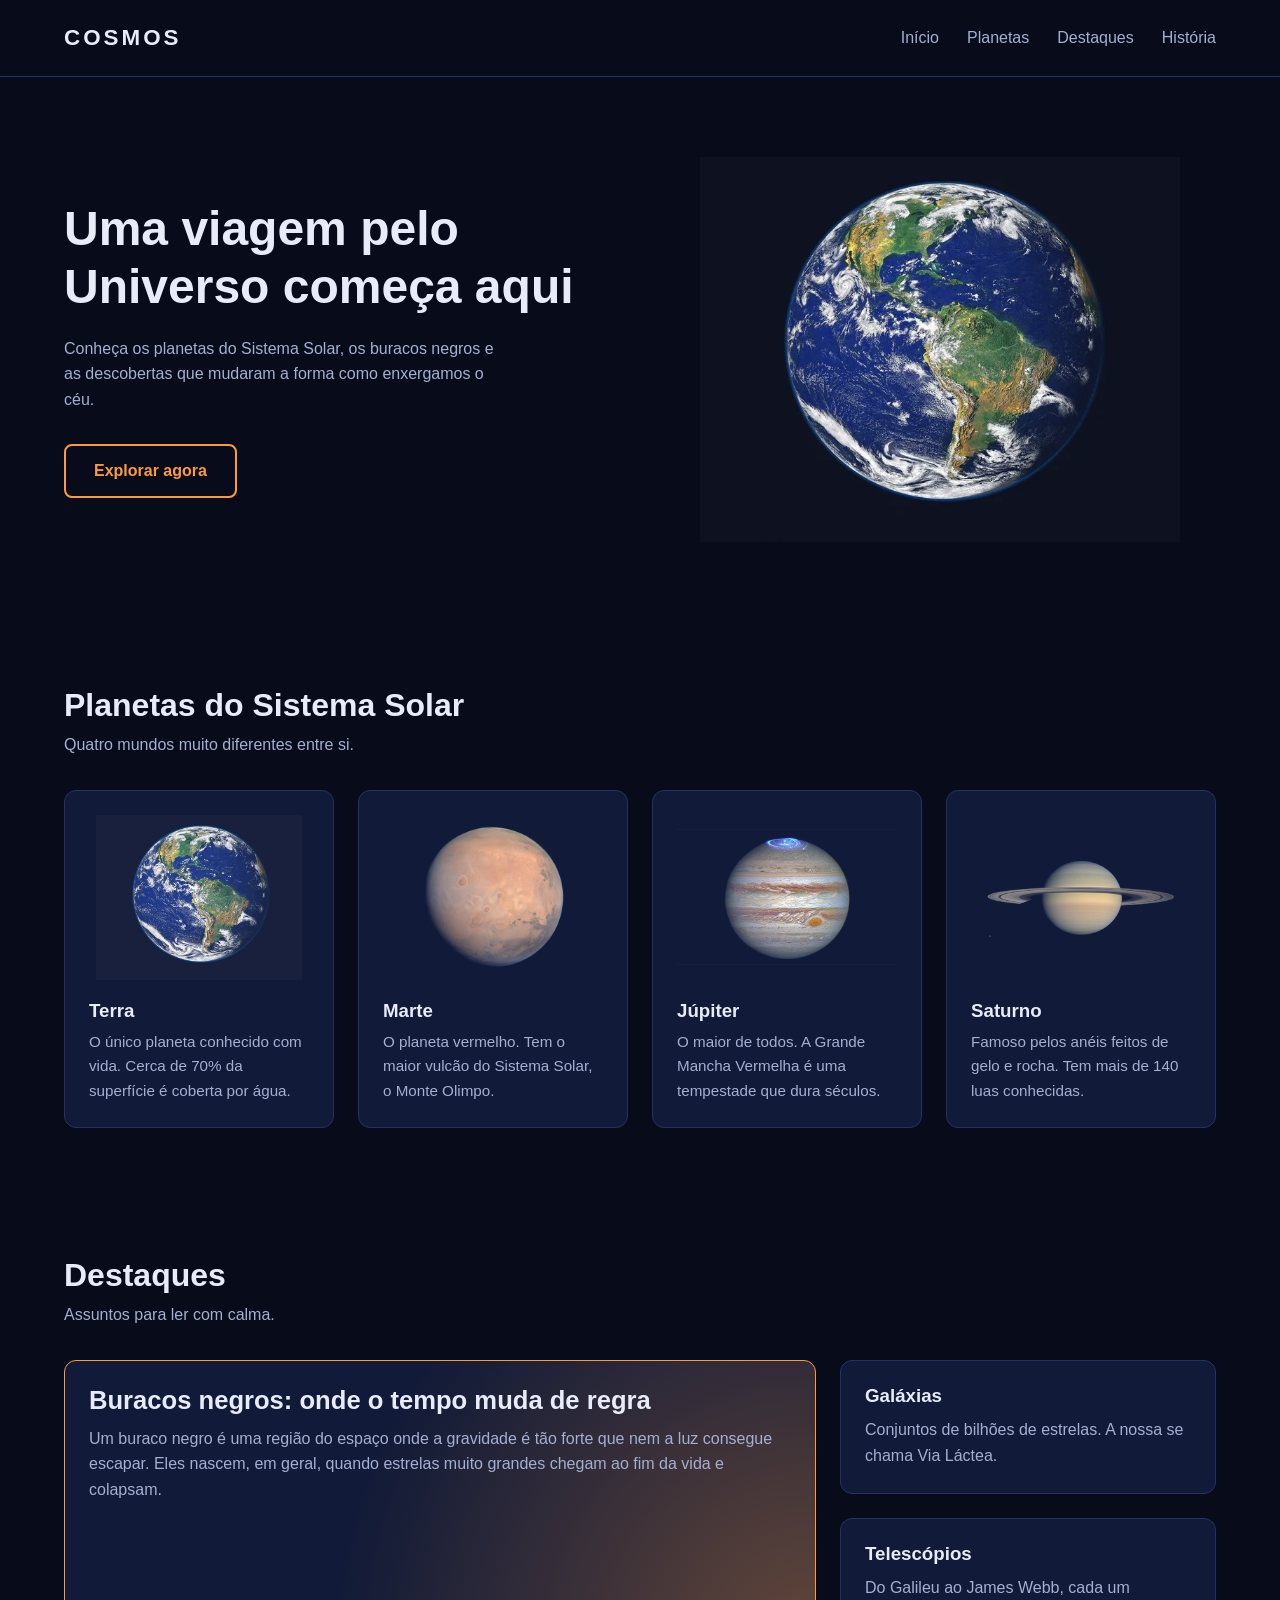
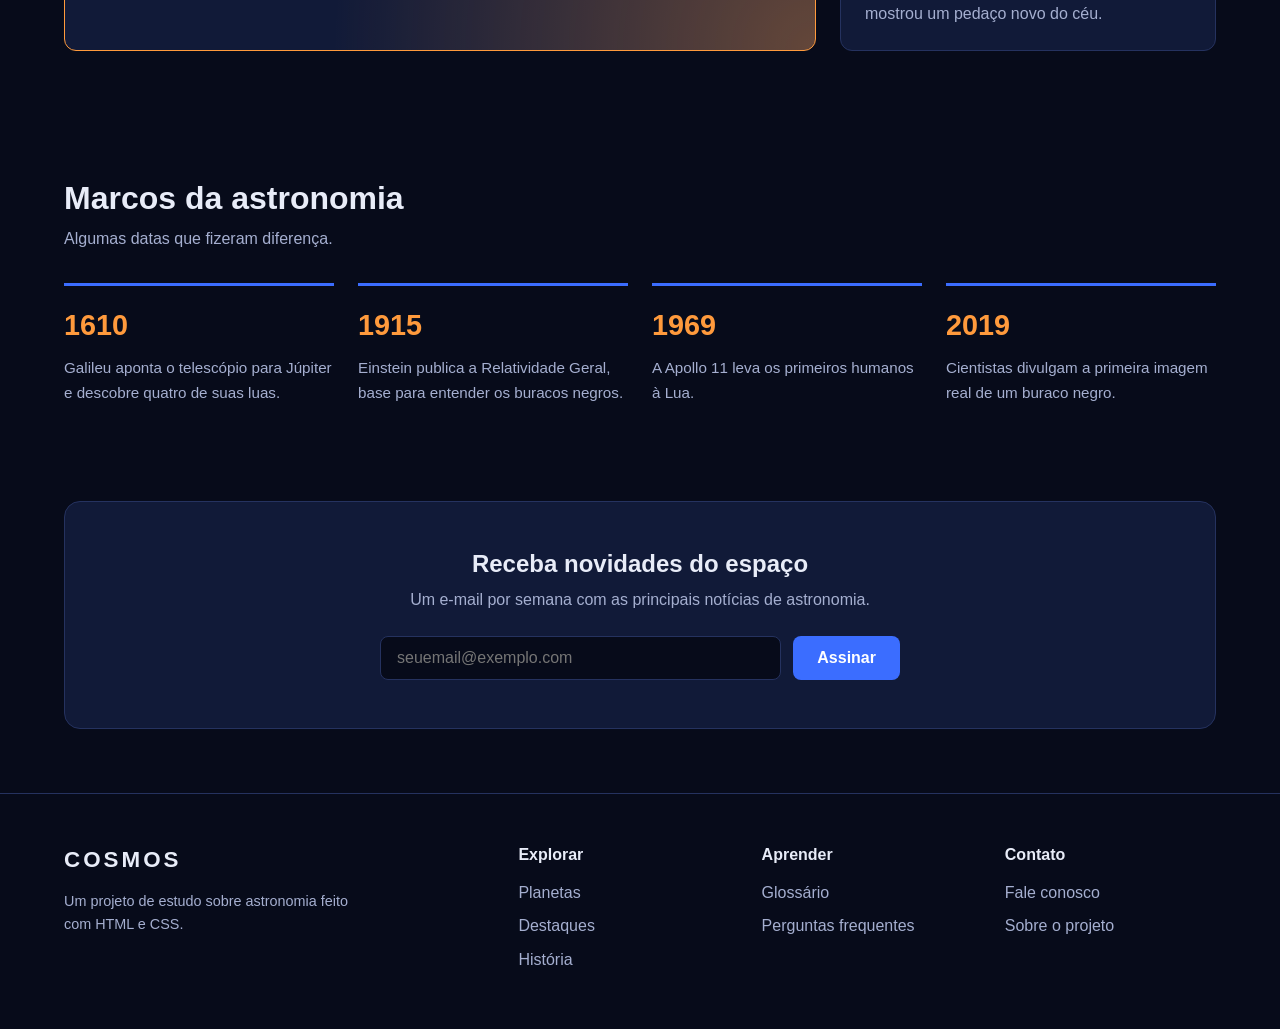
<file: Aitvidade Trabalhando com o Grid/index.html>
<!DOCTYPE html>
<html lang="pt-BR">
<head>
  <meta charset="UTF-8">

  <meta name="viewport" content="width=device-width, initial-scale=1.0">
  <title>Cosmos | Explorando o Universo</title>
  <link rel="stylesheet" href="style.css">
</head>
<body>
 
  <header class="cabecalho">
    <a href="#inicio" class="logo">COSMOS</a>
    <nav class="menu">
      <a href="#inicio">Início</a>
      <a href="#planetas">Planetas</a>
      <a href="#destaques">Destaques</a>
      <a href="#historia">História</a>
    </nav>
  </header>
 
  <main>

    <section class="hero" id="inicio">
      <div class="hero-texto">
        <h1>Uma viagem pelo Universo começa aqui</h1>
        <p>
          Conheça os planetas do Sistema Solar, os buracos negros e as
          descobertas que mudaram a forma como enxergamos o céu.
        </p>
        <a href="#planetas" class="botao">Explorar agora</a>
      </div>
      <div class="hero-planeta">
        <img class="planeta" src="images/terra.png" alt="Planeta Terra">
      </div>
    </section>

    <section class="secao" id="planetas">
      <h2>Planetas do Sistema Solar</h2>
      <p class="secao-intro">Quatro mundos muito diferentes entre si.</p>
 
      <div class="grade-planetas">
        <article class="card">
          <img class="planeta" src="images/terra.png" alt="Planeta Terra">
          <h3>Terra</h3>
          <p>O único planeta conhecido com vida. Cerca de 70% da superfície é coberta por água.</p>
        </article>
 
        <article class="card">
          <img class="planeta" src="images/marte.png" alt="Planeta Marte">
          <h3>Marte</h3>
          <p>O planeta vermelho. Tem o maior vulcão do Sistema Solar, o Monte Olimpo.</p>
        </article>
 
        <article class="card">
          <img class="planeta" src="images/jupiter.png" alt="Planeta Júpiter">
          <h3>Júpiter</h3>
          <p>O maior de todos. A Grande Mancha Vermelha é uma tempestade que dura séculos.</p>
        </article>
 
        <article class="card">
          <img class="planeta" src="images/saturno.png" alt="Planeta Saturno">
          <h3>Saturno</h3>
          <p>Famoso pelos anéis feitos de gelo e rocha. Tem mais de 140 luas conhecidas.</p>
        </article>
      </div>
    </section>

    <section class="secao" id="destaques">
      <h2>Destaques</h2>
      <p class="secao-intro">Assuntos para ler com calma.</p>
 
      <div class="grade-destaques">
        <article class="destaque principal">
          <h3>Buracos negros: onde o tempo muda de regra</h3>
          <p>
            Um buraco negro é uma região do espaço onde a gravidade é tão forte
            que nem a luz consegue escapar. Eles nascem, em geral, quando
            estrelas muito grandes chegam ao fim da vida e colapsam.
          </p>
        </article>
 
        <article class="destaque lateral1">
          <h3>Galáxias</h3>
          <p>Conjuntos de bilhões de estrelas. A nossa se chama Via Láctea.</p>
        </article>
 
        <article class="destaque lateral2">
          <h3>Telescópios</h3>
          <p>Do Galileu ao James Webb, cada um mostrou um pedaço novo do céu.</p>
        </article>
      </div>
    </section>

    <section class="secao" id="historia">
      <h2>Marcos da astronomia</h2>
      <p class="secao-intro">Algumas datas que fizeram diferença.</p>
 
      <div class="grade-historia">
        <div class="marco">
          <span class="ano">1610</span>
          <p>Galileu aponta o telescópio para Júpiter e descobre quatro de suas luas.</p>
        </div>
        <div class="marco">
          <span class="ano">1915</span>
          <p>Einstein publica a Relatividade Geral, base para entender os buracos negros.</p>
        </div>
        <div class="marco">
          <span class="ano">1969</span>
          <p>A Apollo 11 leva os primeiros humanos à Lua.</p>
        </div>
        <div class="marco">
          <span class="ano">2019</span>
          <p>Cientistas divulgam a primeira imagem real de um buraco negro.</p>
        </div>
      </div>
    </section>

    <section class="newsletter">
      <h2>Receba novidades do espaço</h2>
      <p>Um e-mail por semana com as principais notícias de astronomia.</p>
      <form class="form-news" action="#" method="post">
        <label for="email" class="so-leitor-de-tela">Seu e-mail</label>
        <input type="email" id="email" placeholder="seuemail@exemplo.com" required>
        <button type="submit">Assinar</button>
      </form>
    </section>
 
  </main>

  <footer class="rodape">
    <div class="rodape-marca">
      <a href="#inicio" class="logo">COSMOS</a>
      <p>Um projeto de estudo sobre astronomia feito com HTML e CSS.</p>
    </div>
    <div>
      <h4>Explorar</h4>
      <a href="#planetas">Planetas</a>
      <a href="#destaques">Destaques</a>
      <a href="#historia">História</a>
    </div>
    <div>
      <h4>Aprender</h4>
      <a href="#">Glossário</a>
      <a href="#">Perguntas frequentes</a>
    </div>
    <div>
      <h4>Contato</h4>
      <a href="#">Fale conosco</a>
      <a href="#">Sobre o projeto</a>
    </div>
  </footer>
 
</body>
</html>
</file>
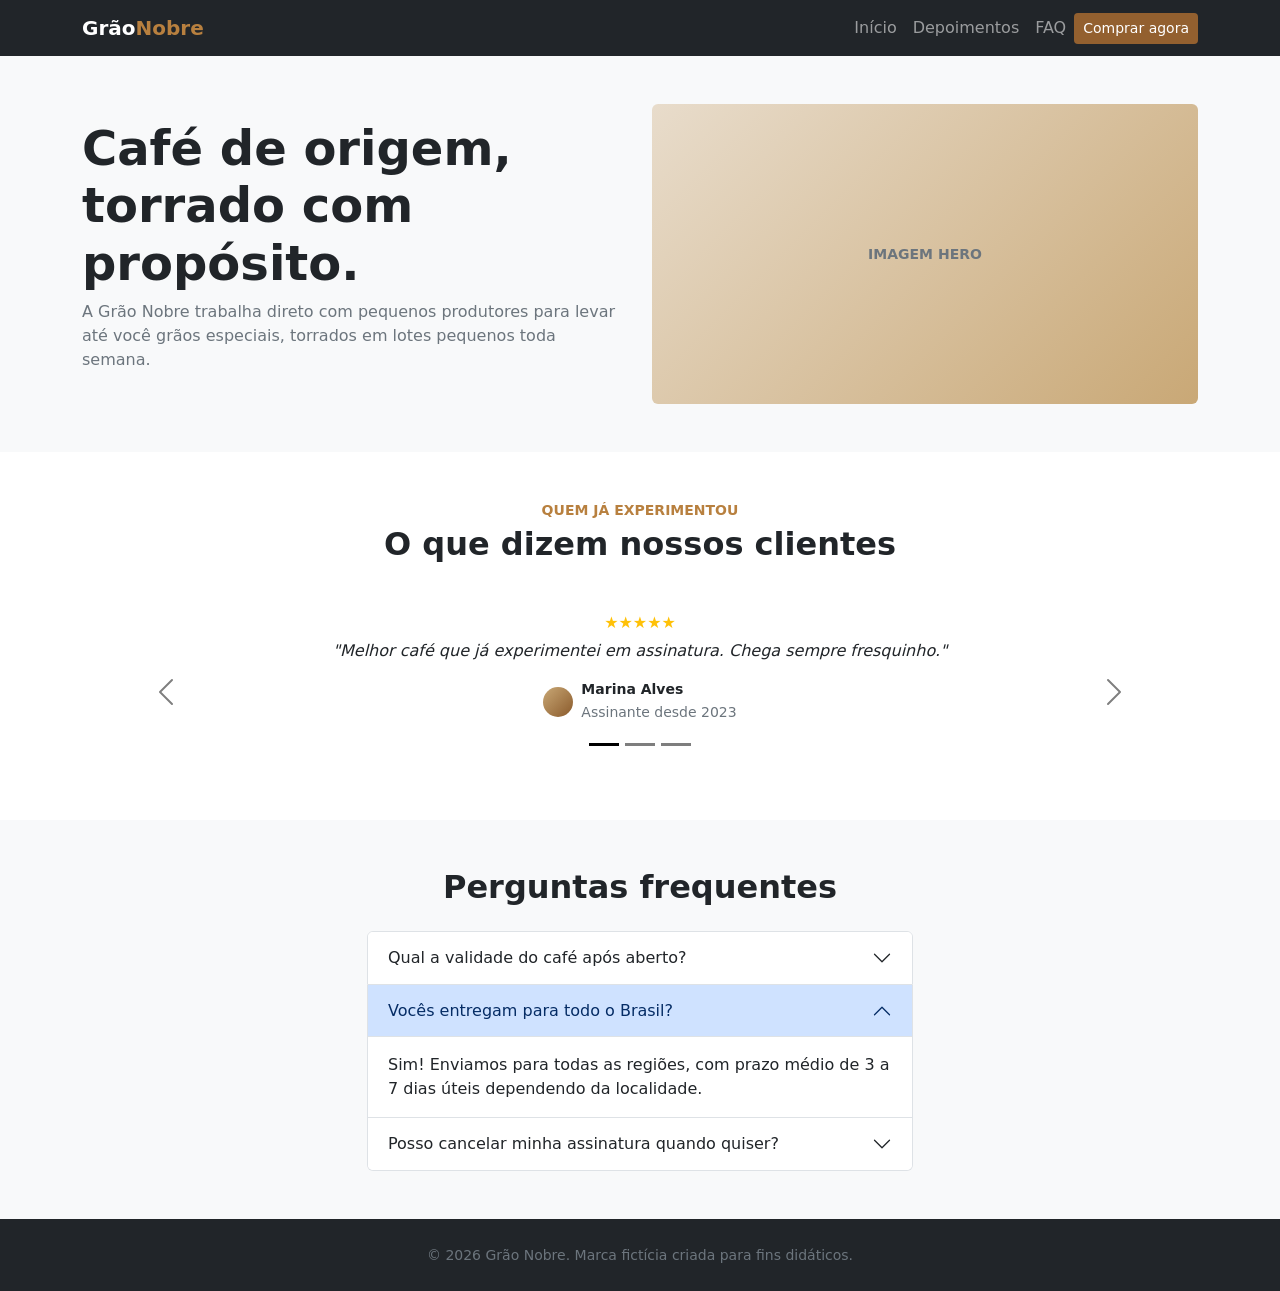
<file: Atividade Bootstrap/index.html>
<!DOCTYPE html>
<html lang="pt-BR">
<head>
  <meta charset="UTF-8">
  <meta name="viewport" content="width=device-width, initial-scale=1">
  <title>Grão Nobre</title>
 
  <link href="https://cdn.jsdelivr.net/npm/bootstrap@5.3.3/dist/css/bootstrap.min.css" rel="stylesheet">
 
  <style>
    .cor-marrom { color: #b8803f; }
    .btn-marrom { background-color: #93602f; color: white; }
    .btn-marrom:hover { background-color: #7d5127; color: white; }
    .imagem-hero {
      height: 300px;
      background: linear-gradient(135deg, #e8dccb, #c9a876);
    }
    .avatar {
      width: 30px;
      height: 30px;
      background: linear-gradient(135deg, #c9a876, #8a5a2b);
    }
  </style>
</head>
 
<body>
 
  <nav class="navbar navbar-expand-md navbar-dark bg-dark">
    <div class="container">
      <a class="navbar-brand fw-bold" href="#inicio">Grão<span class="cor-marrom">Nobre</span></a>
 
     
      <button class="navbar-toggler" type="button" data-bs-toggle="collapse" data-bs-target="#menu">
        <span class="navbar-toggler-icon"></span>
      </button>
 
      <div class="collapse navbar-collapse" id="menu">
        <ul class="navbar-nav ms-auto align-items-md-center">
          <li class="nav-item"><a class="nav-link" href="#inicio">Início</a></li>
          <li class="nav-item"><a class="nav-link" href="#depoimentos">Depoimentos</a></li>
          <li class="nav-item"><a class="nav-link" href="#faq">FAQ</a></li>
          <li class="nav-item">
            
            <button class="btn btn-marrom btn-sm" data-bs-toggle="modal" data-bs-target="#modalCompra">
              Comprar agora
            </button>
          </li>
        </ul>
      </div>
    </div>
  </nav>
 

  <section id="inicio" class="bg-light py-5">
    <div class="container">
      <div class="row align-items-center">
 
       
        <div class="col-md-6">
          <h1 class="display-5 fw-bold">Café de origem, torrado com propósito.</h1>
          <p class="text-secondary">
            A Grão Nobre trabalha direto com pequenos produtores para levar até você
            grãos especiais, torrados em lotes pequenos toda semana.
          </p>
        </div>
 

        <div class="col-md-6">
          <div class="imagem-hero rounded d-flex align-items-center justify-content-center fw-bold text-secondary small">
            IMAGEM HERO
          </div>
        </div>
 
      </div>
    </div>
  </section>
 

  <section id="depoimentos" class="bg-white py-5">
    <div class="container text-center">
 

      <p class="cor-marrom fw-bold text-uppercase small mb-1">Quem já experimentou</p>
      <h2 class="fw-bold mb-5">O que dizem nossos clientes</h2>
 
      <div id="carrossel" class="carousel carousel-dark slide" data-bs-ride="carousel">
 

        <div class="carousel-indicators">
          <button type="button" data-bs-target="#carrossel" data-bs-slide-to="0" class="active"></button>
          <button type="button" data-bs-target="#carrossel" data-bs-slide-to="1"></button>
          <button type="button" data-bs-target="#carrossel" data-bs-slide-to="2"></button>
        </div>
 

        <div class="carousel-inner pb-5">
 
          <div class="carousel-item active">
            <p class="text-warning mb-1">★★★★★</p>
            <p class="fst-italic">"Melhor café que já experimentei em assinatura. Chega sempre fresquinho."</p>
            <div class="d-flex justify-content-center align-items-center">
              <div class="avatar rounded-circle me-2"></div>
              <div class="text-start">
                <strong class="d-block small">Marina Alves</strong>
                <small class="text-secondary">Assinante desde 2023</small>
              </div>
            </div>
          </div>

          <div class="carousel-item">
            <p class="text-warning mb-1">★★★★★</p>
            <p class="fst-italic">"O aroma é incrível e a torra é no ponto certo. Virei fã de carteirinha."</p>
            <div class="d-flex justify-content-center align-items-center">
              <div class="avatar rounded-circle me-2"></div>
              <div class="text-start">
                <strong class="d-block small">Carlos Mendes</strong>
                <small class="text-secondary">Assinante desde 2024</small>
              </div>
            </div>
          </div>
 
          <div class="carousel-item">
            <p class="text-warning mb-1">★★★★★</p>
            <p class="fst-italic">"Atendimento excelente e entrega rápida. Recomendo a todos os amigos."</p>
            <div class="d-flex justify-content-center align-items-center">
              <div class="avatar rounded-circle me-2"></div>
              <div class="text-start">
                <strong class="d-block small">Juliana Costa</strong>
                <small class="text-secondary">Assinante desde 2025</small>
              </div>
            </div>
          </div>
 
        </div>
 
        <button class="carousel-control-prev" type="button" data-bs-target="#carrossel" data-bs-slide="prev">
          <span class="carousel-control-prev-icon"></span>
        </button>
        <button class="carousel-control-next" type="button" data-bs-target="#carrossel" data-bs-slide="next">
          <span class="carousel-control-next-icon"></span>
        </button>
 
      </div>
    </div>
  </section>
 
  <section id="faq" class="bg-light py-5">
    <div class="container">
      <h2 class="fw-bold text-center mb-4">Perguntas frequentes</h2>
 
      <div class="row justify-content-center">
        <div class="col-md-8 col-lg-6">
 
          <div class="accordion" id="faqAccordion">
 
            <div class="accordion-item">
              <h3 class="accordion-header">
                <button class="accordion-button collapsed" type="button" data-bs-toggle="collapse" data-bs-target="#resp1">
                  Qual a validade do café após aberto?
                </button>
              </h3>
              <div id="resp1" class="accordion-collapse collapse" data-bs-parent="#faqAccordion">
                <div class="accordion-body">
                  Recomendamos consumir em até 30 dias após aberto, em local seco e longe da luz.
                </div>
              </div>
            </div>
 
            <div class="accordion-item">
              <h3 class="accordion-header">
                <button class="accordion-button" type="button" data-bs-toggle="collapse" data-bs-target="#resp2">
                  Vocês entregam para todo o Brasil?
                </button>
              </h3>
              <div id="resp2" class="accordion-collapse collapse show" data-bs-parent="#faqAccordion">
                <div class="accordion-body">
                  Sim! Enviamos para todas as regiões, com prazo médio de 3 a 7 dias úteis dependendo da localidade.
                </div>
              </div>
            </div>
 
            <div class="accordion-item">
              <h3 class="accordion-header">
                <button class="accordion-button collapsed" type="button" data-bs-toggle="collapse" data-bs-target="#resp3">
                  Posso cancelar minha assinatura quando quiser?
                </button>
              </h3>
              <div id="resp3" class="accordion-collapse collapse" data-bs-parent="#faqAccordion">
                <div class="accordion-body">
                  Pode, sim. O cancelamento é gratuito e pode ser feito a qualquer momento.
                </div>
              </div>
            </div>
 
          </div>
        </div>
      </div>
    </div>
  </section>
 
  <footer class="bg-dark text-center py-4">
    <small class="text-secondary">© 2026 Grão Nobre. Marca fictícia criada para fins didáticos.</small>
  </footer>
 
  <div class="modal fade" id="modalCompra" tabindex="-1">
    <div class="modal-dialog modal-dialog-centered">
      <div class="modal-content">
 
        <div class="modal-header">
          <h5 class="modal-title">Comprar agora</h5>
          <button type="button" class="btn-close" data-bs-dismiss="modal"></button>
        </div>
 
        <div class="modal-body">
          <div class="mb-3">
            <label class="form-label">Nome</label>
            <input type="text" class="form-control" placeholder="Seu nome completo">
          </div>
          <div class="mb-3">
            <label class="form-label">E-mail</label>
            <input type="email" class="form-control" placeholder="voce@email.com">
          </div>
          <div class="mb-3">
            <label class="form-label">Produto</label>
            <select class="form-select">
              <option>Café em grãos 250g</option>
              <option>Café em grãos 500g</option>
              <option>Assinatura mensal</option>
            </select>
          </div>
          <div>
            <label class="form-label">Quantidade</label>
            <input type="number" class="form-control" value="1" min="1">
          </div>
        </div>
 
        <div class="modal-footer">
          <button type="button" class="btn btn-secondary" data-bs-dismiss="modal">Cancelar</button>
          <button type="button" class="btn btn-marrom">Confirmar compra</button>
        </div>
 
      </div>
    </div>
  </div>
 
  <script src="https://cdn.jsdelivr.net/npm/bootstrap@5.3.3/dist/js/bootstrap.bundle.min.js"></script>
</body>
</html>
</file>
<file: Aitvidade Trabalhando com o Grid/style.css>
:root {
  --fundo: #070b1a;
  --fundo-card: #111a38;
  --borda: #25325f;
  --texto: #e8ecf8;
  --texto-suave: #a5afd0;
  --destaque: #ff9a3c;   
  --azul: #3b6dff;
  --espaco: 24px;
}

* {
  margin: 0;
  padding: 0;
  box-sizing: border-box;
}
 
body {
  font-family: "Segoe UI", Arial, sans-serif;
  background-color: var(--fundo);
  color: var(--texto);
  line-height: 1.6;
}
 
a {
  color: inherit;
  text-decoration: none;
}
 
h1, h2, h3 {
  line-height: 1.2;
}

a:focus-visible,
button:focus-visible,
input:focus-visible {
  outline: 3px solid var(--destaque);
  outline-offset: 3px;
}

.cabecalho {
  display: grid;
  grid-template-columns: auto 1fr; 
  align-items: center;
  gap: var(--espaco);
  padding: 20px 5%;
  border-bottom: 1px solid var(--borda);
}
 
.logo {
  font-weight: 700;
  font-size: 1.4rem;
  letter-spacing: 3px;
}
 
.menu {
  display: grid;
  grid-auto-flow: column;      
  justify-content: end;
  gap: 28px;
}
 
.menu a {
  color: var(--texto-suave);
}
 
.menu a:hover {
  color: var(--destaque);
}

.hero {
  display: grid;
  grid-template-columns: 1fr 1fr;  
  align-items: center;
  gap: 48px;
  padding: 80px 5%;
}
 
.hero h1 {
  font-size: 3rem;
  margin-bottom: 20px;
}
 
.hero p {
  color: var(--texto-suave);
  max-width: 50ch;
  margin-bottom: 32px;
}
 
.hero-planeta {
  display: grid;
  place-items: center;     
}
 
.hero-planeta .planeta {
  width: min(480px, 100%);
}
 
.botao {
  display: inline-block;
  padding: 12px 28px;
  border: 2px solid var(--destaque);
  border-radius: 8px;
  color: var(--destaque);
  font-weight: 600;
}
 
.botao:hover {
  background-color: var(--destaque);
  color: var(--fundo);
}
 
.secao {
  padding: 64px 5%;
}
 
.secao h2 {
  font-size: 2rem;
}
 
.secao-intro {
  color: var(--texto-suave);
  margin: 8px 0 32px;
}
 
.grade-planetas {
  display: grid;
  grid-template-columns: repeat(auto-fit, minmax(220px, 1fr));
  gap: var(--espaco);
}
 
.card {
  background-color: var(--fundo-card);
  border: 1px solid var(--borda);
  border-radius: 12px;
  padding: var(--espaco);
}
 
.card .planeta {
  width: 100%;
  aspect-ratio: 4 / 3;    
  object-fit: contain;    
  margin-bottom: 20px;
}
 
.card h3 {
  margin-bottom: 8px;
}
 
.card p {
  color: var(--texto-suave);
  font-size: 0.95rem;
}

.planeta {
  display: block;
  max-width: 100%;
  height: auto;
  mix-blend-mode: screen;
}

.grade-destaques {
  display: grid;
  grid-template-columns: 2fr 1fr;
  grid-template-areas:
    "principal lateral1"
    "principal lateral2";
  gap: var(--espaco);
}
 
.destaque {
  background-color: var(--fundo-card);
  border: 1px solid var(--borda);
  border-radius: 12px;
  padding: var(--espaco);
}
 
.destaque h3 {
  margin-bottom: 10px;
}
 
.destaque p {
  color: var(--texto-suave);
}
 
.principal {
  grid-area: principal;
  border-color: var(--destaque);
  background-image: radial-gradient(circle at 100% 100%, rgba(255, 154, 60, 0.35), transparent 60%);
}
 
.principal h3 {
  font-size: 1.6rem;
}
 
.lateral1 { grid-area: lateral1; }
.lateral2 { grid-area: lateral2; }

.grade-historia {
  display: grid;
  grid-template-columns: repeat(4, 1fr);
  gap: var(--espaco);
}
 
.marco {
  border-top: 3px solid var(--azul);
  padding-top: 16px;
}
 
.ano {
  display: block;
  font-size: 1.8rem;
  font-weight: 700;
  color: var(--destaque);
  margin-bottom: 8px;
}
 
.marco p {
  color: var(--texto-suave);
  font-size: 0.95rem;
}

.newsletter {
  margin: 32px 5% 64px;
  padding: 48px var(--espaco);
  text-align: center;
  border: 1px solid var(--borda);
  border-radius: 16px;
  background-color: var(--fundo-card);
}
 
.newsletter p {
  color: var(--texto-suave);
  margin: 8px 0 24px;
}
 
.form-news {
  display: grid;
  grid-template-columns: 1fr auto;  
  gap: 12px;
  max-width: 520px;
  margin: 0 auto;
}
 
.form-news input {
  padding: 12px 16px;
  border: 1px solid var(--borda);
  border-radius: 8px;
  background-color: var(--fundo);
  color: var(--texto);
  font-size: 1rem;
}
 
.form-news button {
  padding: 12px 24px;
  border: none;
  border-radius: 8px;
  background-color: var(--azul);
  color: #fff;
  font-size: 1rem;
  font-weight: 600;
  cursor: pointer;
}
 
.form-news button:hover {
  background-color: #5a85ff;
}

.so-leitor-de-tela {
  position: absolute;
  width: 1px;
  height: 1px;
  overflow: hidden;
  clip: rect(0 0 0 0);
}

.rodape {
  display: grid;
  grid-template-columns: 2fr 1fr 1fr 1fr;
  gap: 32px;
  padding: 48px 5%;
  border-top: 1px solid var(--borda);
}
 
.rodape p {
  color: var(--texto-suave);
  font-size: 0.9rem;
  margin-top: 12px;
  max-width: 36ch;
}
 
.rodape h4 {
  margin-bottom: 12px;
}
 
.rodape div a:not(.logo) {
  display: block;
  color: var(--texto-suave);
  margin-bottom: 8px;
}
 
.rodape div a:not(.logo):hover {
  color: var(--destaque);
}

@media (max-width: 900px) {
  .hero {
    grid-template-columns: 1fr;   
    text-align: center;
    padding: 56px 5%;
  }
 
  .hero p {
    margin-inline: auto;
  }
 
  .hero-planeta {
    order: -1;                    
  }
 
  .hero h1 {
    font-size: 2.3rem;
  }
 
  .grade-destaques {
    grid-template-columns: 1fr 1fr;
    grid-template-areas:
      "principal principal"
      "lateral1  lateral2";
  }
 
  .grade-historia {
    grid-template-columns: repeat(2, 1fr);
  }
 
  .rodape {
    grid-template-columns: 1fr 1fr;
  }
}
 
/* Celular */
@media (max-width: 560px) {
  .cabecalho {
    grid-template-columns: 1fr;   
    justify-items: center;
  }
 
  .menu {
    justify-content: center;
    gap: 16px;
    font-size: 0.9rem;
  }
 
  .grade-destaques {
    grid-template-columns: 1fr;
    grid-template-areas:
      "principal"
      "lateral1"
      "lateral2";
  }
 
  .grade-historia,
  .rodape,
  .form-news {
    grid-template-columns: 1fr;
  }
}
</file>
